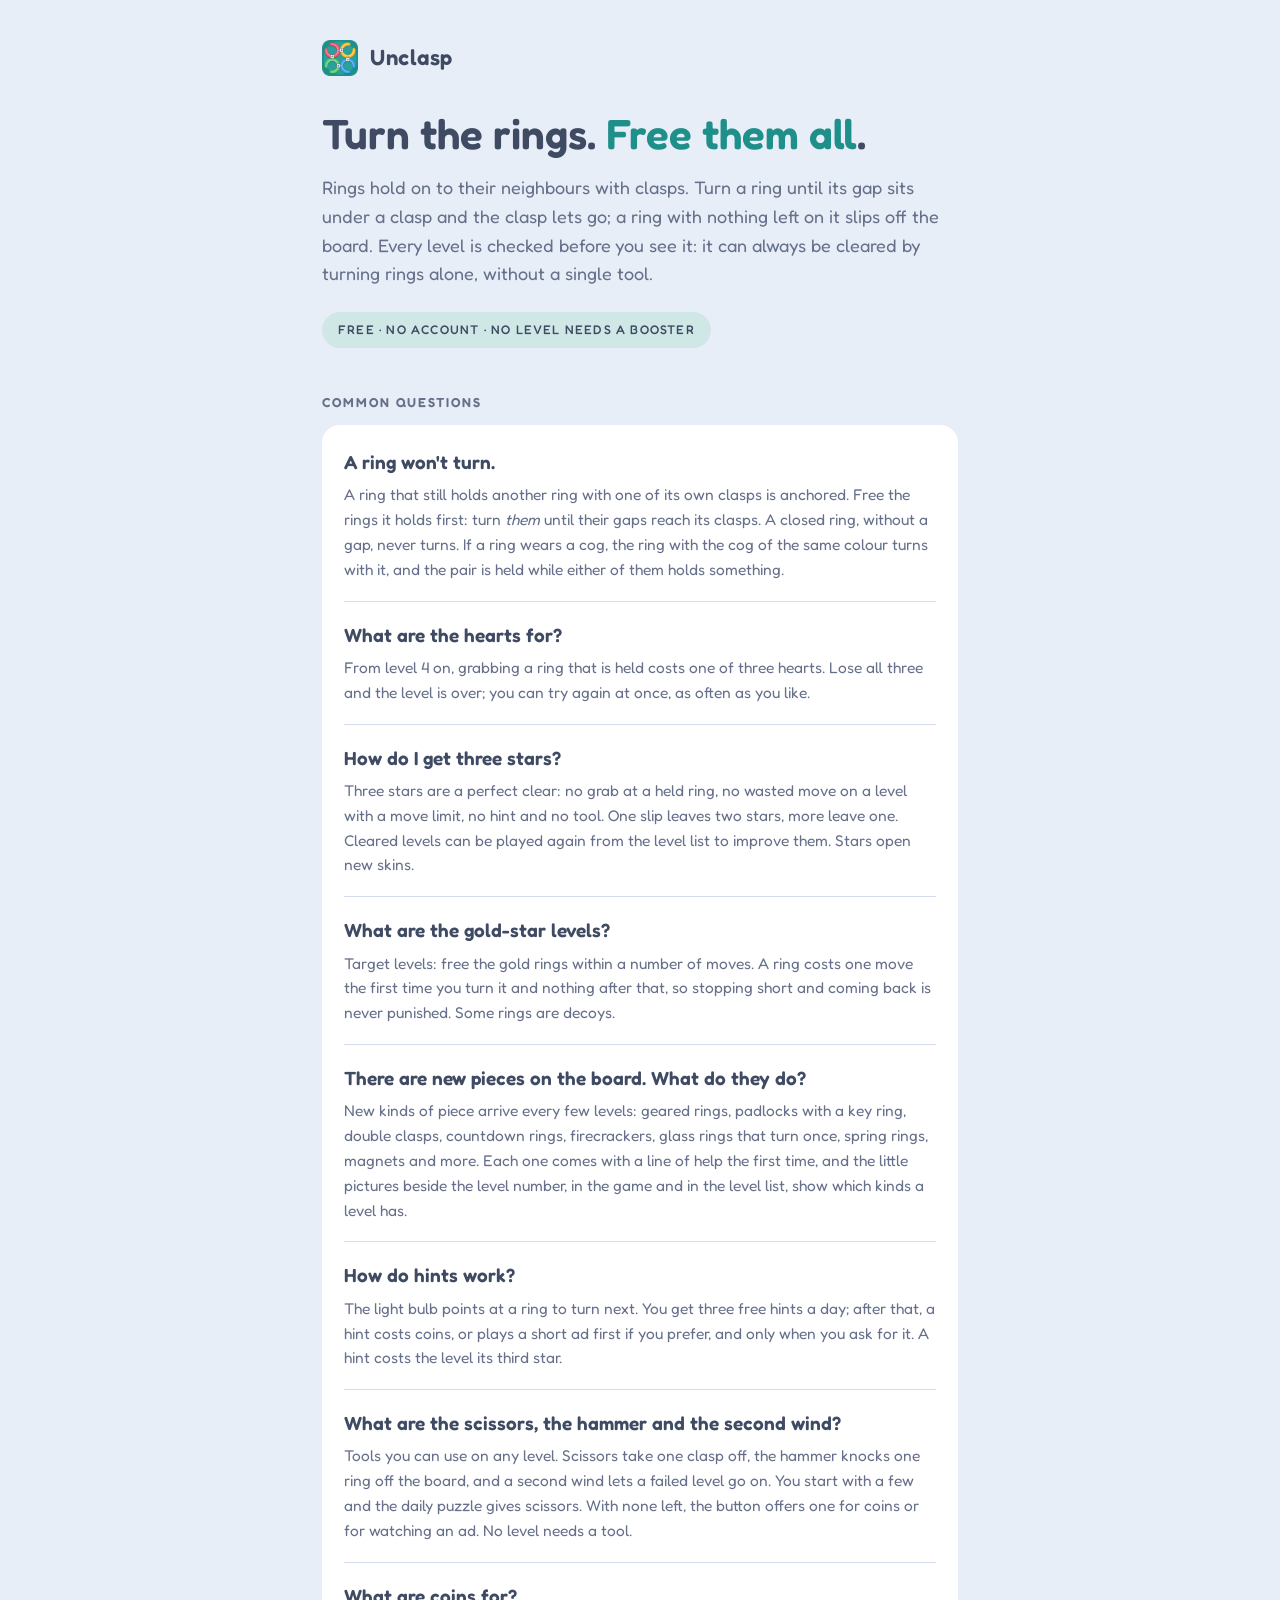
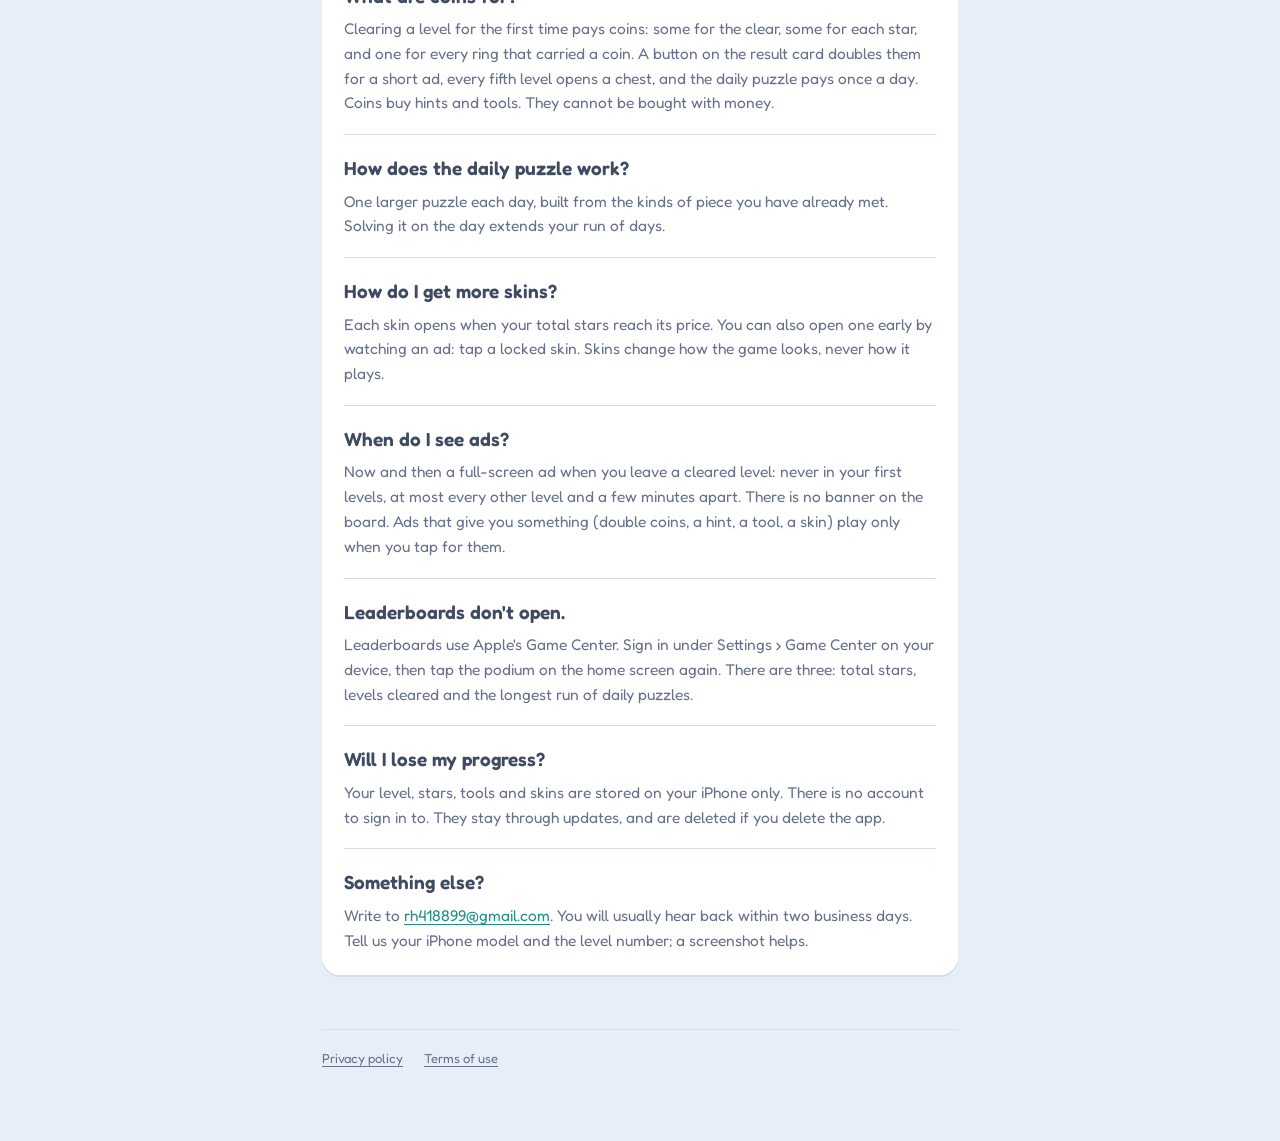
<file: index.html>
<!doctype html>
<html lang="en">
<head>
  <meta charset="utf-8">
  <meta name="viewport" content="width=device-width, initial-scale=1">
  <title>Unclasp · Support</title>
  <meta name="description" content="Support for Unclasp: Rotate Rings Puzzle, the iPhone puzzle where you turn rings until their clasps let go. Every level can be cleared without boosters.">
  <meta name="theme-color" content="#E7EEF8">
  <link rel="icon" href="favicon.png">
  <link rel="apple-touch-icon" href="apple-touch-icon.png">
  <link rel="preconnect" href="https://fonts.googleapis.com">
  <link rel="preconnect" href="https://fonts.gstatic.com" crossorigin>
  <link rel="stylesheet" href="https://fonts.googleapis.com/css2?family=Fredoka:wght@400;500;600&display=swap">
  <link rel="stylesheet" href="style.css">
</head>
<body>
<main>
  <a class="top" href="./"><img src="mark.png" alt=""><span>Unclasp</span></a>

  <h1>Turn the rings. <em>Free them all</em>.</h1>
  <p class="lede">
    Rings hold on to their neighbours with clasps. Turn a ring until its gap sits under a clasp and the
    clasp lets go; a ring with nothing left on it slips off the board. Every level is checked before you
    see it: it can always be cleared by turning rings alone, without a single tool.
  </p>
  <span class="badge">FREE · NO ACCOUNT · NO LEVEL NEEDS A BOOSTER</span>

  <h2>Common questions</h2>
  <div class="card">
    <div class="entry">
      <strong>A ring won't turn.</strong>
      <p>
        A ring that still holds another ring with one of its own clasps is anchored. Free the rings it
        holds first: turn <em>them</em> until their gaps reach its clasps. A closed ring, without a gap,
        never turns. If a ring wears a cog, the ring with the cog of the same colour turns with it, and
        the pair is held while either of them holds something.
      </p>
    </div>
    <div class="entry">
      <strong>What are the hearts for?</strong>
      <p>
        From level 4 on, grabbing a ring that is held costs one of three hearts. Lose all three and the
        level is over; you can try again at once, as often as you like.
      </p>
    </div>
    <div class="entry">
      <strong>How do I get three stars?</strong>
      <p>
        Three stars are a perfect clear: no grab at a held ring, no wasted move on a level with a move
        limit, no hint and no tool. One slip leaves two stars, more leave one. Cleared levels can be
        played again from the level list to improve them. Stars open new skins.
      </p>
    </div>
    <div class="entry">
      <strong>What are the gold-star levels?</strong>
      <p>
        Target levels: free the gold rings within a number of moves. A ring costs one move the first
        time you turn it and nothing after that, so stopping short and coming back is never punished.
        Some rings are decoys.
      </p>
    </div>
    <div class="entry">
      <strong>There are new pieces on the board. What do they do?</strong>
      <p>
        New kinds of piece arrive every few levels: geared rings, padlocks with a key ring, double
        clasps, countdown rings, firecrackers, glass rings that turn once, spring rings, magnets and
        more. Each one comes with a line of help the first time, and the little pictures beside the
        level number, in the game and in the level list, show which kinds a level has.
      </p>
    </div>
    <div class="entry">
      <strong>How do hints work?</strong>
      <p>
        The light bulb points at a ring to turn next. You get three free hints a day; after that, a
        hint costs coins, or plays a short ad first if you prefer, and only when you ask for it. A hint
        costs the level its third star.
      </p>
    </div>
    <div class="entry">
      <strong>What are the scissors, the hammer and the second wind?</strong>
      <p>
        Tools you can use on any level. Scissors take one clasp off, the hammer knocks one ring off the
        board, and a second wind lets a failed level go on. You start with a few and the daily puzzle
        gives scissors. With none left, the button offers one for coins or for watching an ad. No level
        needs a tool.
      </p>
    </div>
    <div class="entry">
      <strong>What are coins for?</strong>
      <p>
        Clearing a level for the first time pays coins: some for the clear, some for each star, and one
        for every ring that carried a coin. A button on the result card doubles them for a short ad,
        every fifth level opens a chest, and the daily puzzle pays once a day. Coins buy hints and
        tools. They cannot be bought with money.
      </p>
    </div>
    <div class="entry">
      <strong>How does the daily puzzle work?</strong>
      <p>
        One larger puzzle each day, built from the kinds of piece you have already met. Solving it on
        the day extends your run of days.
      </p>
    </div>
    <div class="entry">
      <strong>How do I get more skins?</strong>
      <p>
        Each skin opens when your total stars reach its price. You can also open one early by watching
        an ad: tap a locked skin. Skins change how the game looks, never how it plays.
      </p>
    </div>
    <div class="entry">
      <strong>When do I see ads?</strong>
      <p>
        Now and then a full-screen ad when you leave a cleared level: never in your first levels, at
        most every other level and a few minutes apart. There is no banner on the board. Ads that give
        you something (double coins, a hint, a tool, a skin) play only when you tap for them.
      </p>
    </div>
    <div class="entry">
      <strong>Leaderboards don't open.</strong>
      <p>
        Leaderboards use Apple's Game Center. Sign in under Settings › Game Center on your device, then
        tap the podium on the home screen again. There are three: total stars, levels cleared and the
        longest run of daily puzzles.
      </p>
    </div>
    <div class="entry">
      <strong>Will I lose my progress?</strong>
      <p>
        Your level, stars, tools and skins are stored on your iPhone only. There is no account to sign
        in to. They stay through updates, and are deleted if you delete the app.
      </p>
    </div>
    <div class="entry">
      <strong>Something else?</strong>
      <p>
        Write to <a href="mailto:rh418899@gmail.com?subject=Unclasp">rh418899@gmail.com</a>. You will
        usually hear back within two business days. Tell us your iPhone model and the level number; a
        screenshot helps.
      </p>
    </div>
  </div>

  <footer>
    <a href="privacy.html">Privacy policy</a>
    <a href="https://www.apple.com/legal/internet-services/itunes/dev/stdeula/">Terms of use</a>
  </footer>
</main>
</body>
</html>
</file>
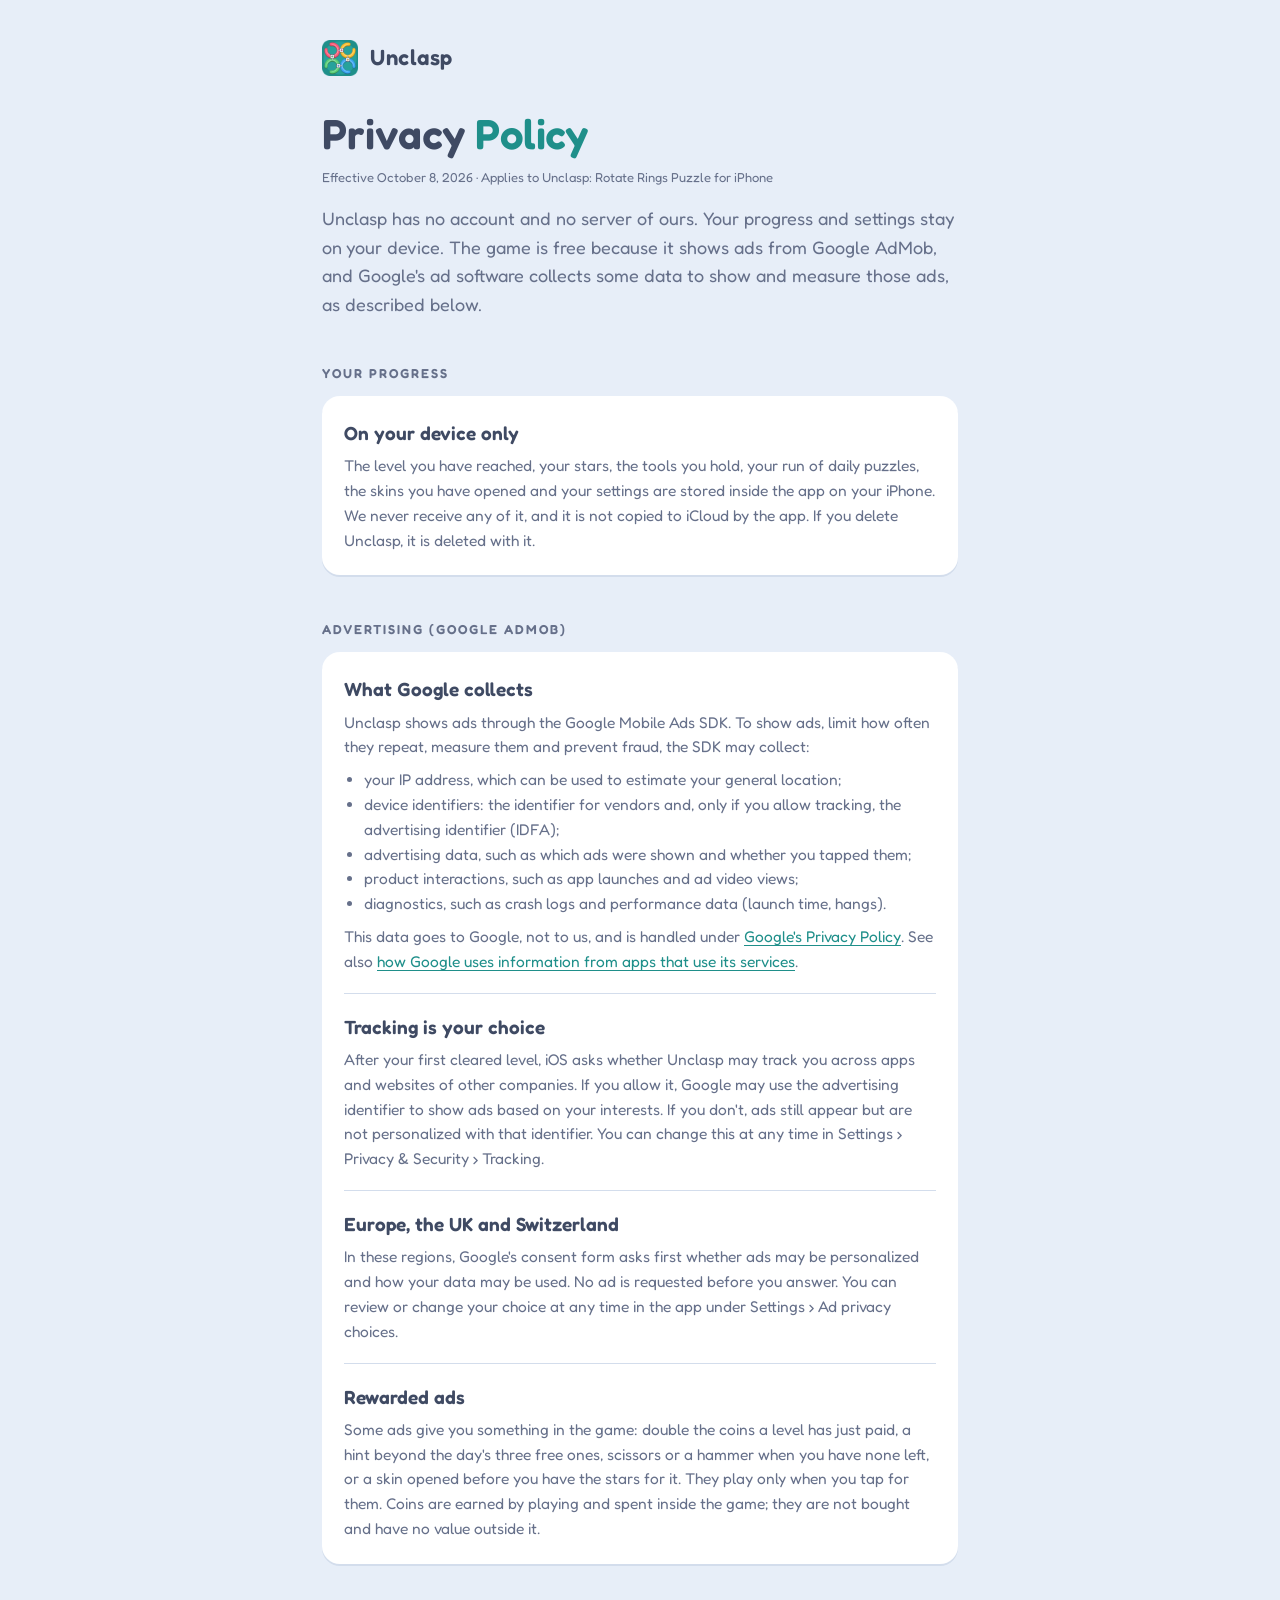
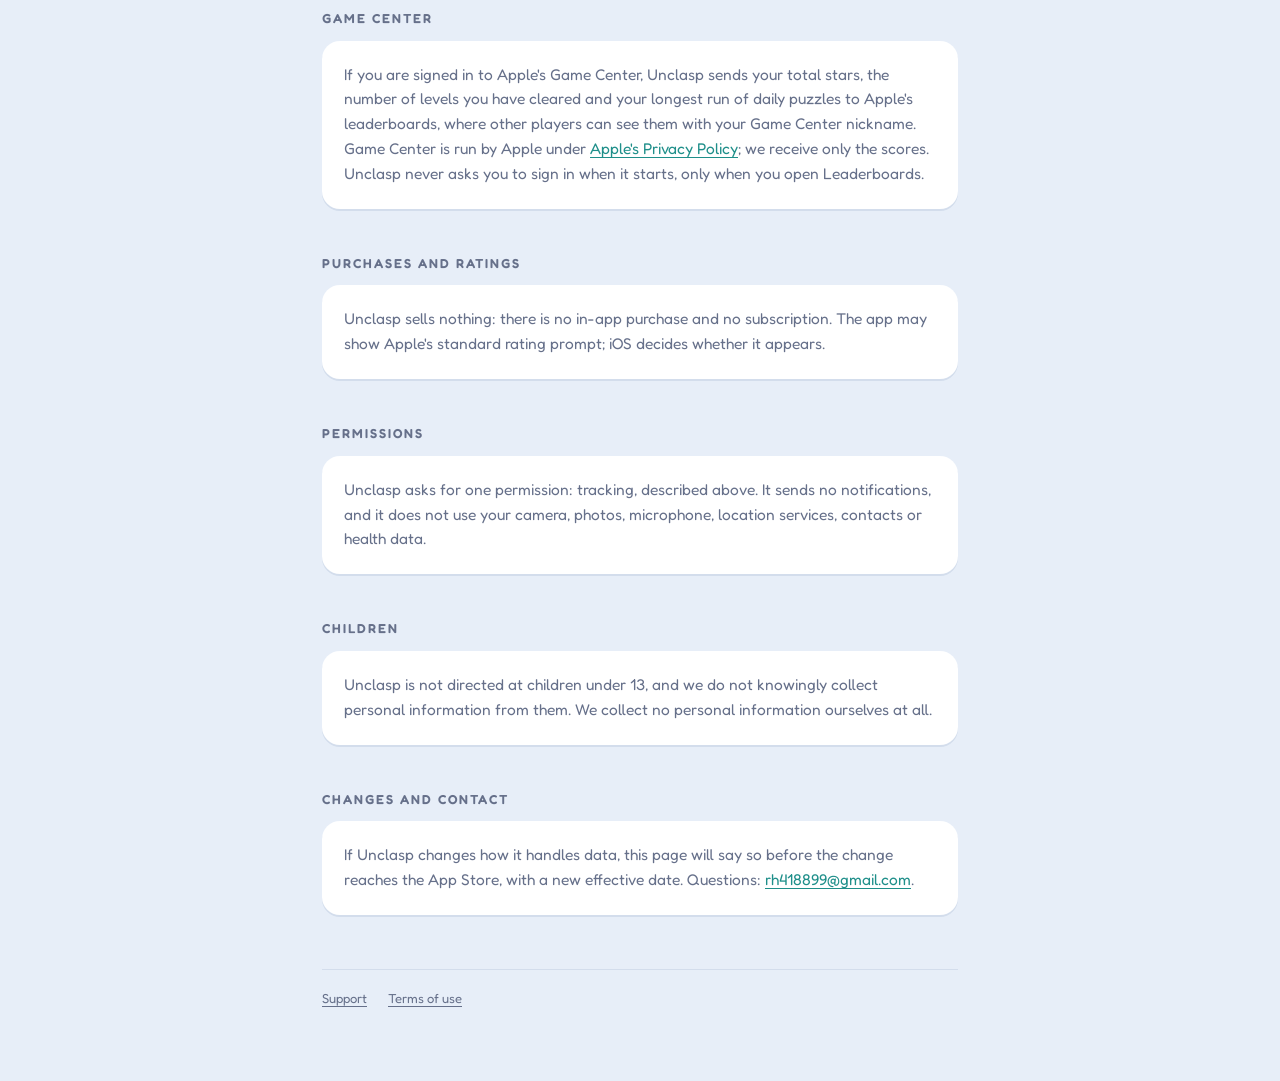
<file: privacy.html>
<!doctype html>
<html lang="en">
<head>
  <meta charset="utf-8">
  <meta name="viewport" content="width=device-width, initial-scale=1">
  <title>Unclasp · Privacy Policy</title>
  <meta name="description" content="Privacy policy for Unclasp: Rotate Rings Puzzle. Your progress stays on your device; ads are served by Google AdMob.">
  <meta name="theme-color" content="#E7EEF8">
  <link rel="icon" href="favicon.png">
  <link rel="apple-touch-icon" href="apple-touch-icon.png">
  <link rel="preconnect" href="https://fonts.googleapis.com">
  <link rel="preconnect" href="https://fonts.gstatic.com" crossorigin>
  <link rel="stylesheet" href="https://fonts.googleapis.com/css2?family=Fredoka:wght@400;500;600&display=swap">
  <link rel="stylesheet" href="style.css">
</head>
<body>
<main>
  <a class="top" href="./"><img src="mark.png" alt=""><span>Unclasp</span></a>

  <h1>Privacy <em>Policy</em></h1>
  <p class="meta">Effective October 8, 2026 · Applies to Unclasp: Rotate Rings Puzzle for iPhone</p>
  <p class="lede">
    Unclasp has no account and no server of ours. Your progress and settings stay on your device.
    The game is free because it shows ads from Google AdMob, and Google's ad software collects some
    data to show and measure those ads, as described below.
  </p>

  <h2>Your progress</h2>
  <div class="card">
    <div class="entry">
      <strong>On your device only</strong>
      <p>
        The level you have reached, your stars, the tools you hold, your run of daily puzzles, the
        skins you have opened and your settings are stored inside the app on your iPhone. We never
        receive any of it, and it is not copied to iCloud by the app. If you delete Unclasp, it is
        deleted with it.
      </p>
    </div>
  </div>

  <h2>Advertising (Google AdMob)</h2>
  <div class="card">
    <div class="entry">
      <strong>What Google collects</strong>
      <p>
        Unclasp shows ads through the Google Mobile Ads SDK. To show ads, limit how often they repeat,
        measure them and prevent fraud, the SDK may collect:
      </p>
      <ul>
        <li>your IP address, which can be used to estimate your general location;</li>
        <li>device identifiers: the identifier for vendors and, only if you allow tracking, the advertising identifier (IDFA);</li>
        <li>advertising data, such as which ads were shown and whether you tapped them;</li>
        <li>product interactions, such as app launches and ad video views;</li>
        <li>diagnostics, such as crash logs and performance data (launch time, hangs).</li>
      </ul>
      <p>
        This data goes to Google, not to us, and is handled under
        <a href="https://policies.google.com/privacy">Google's Privacy Policy</a>. See also
        <a href="https://policies.google.com/technologies/partner-sites">how Google uses information from apps that use its services</a>.
      </p>
    </div>
    <div class="entry">
      <strong>Tracking is your choice</strong>
      <p>
        After your first cleared level, iOS asks whether Unclasp may track you across apps and
        websites of other companies. If you allow it, Google may use the advertising identifier to show
        ads based on your interests. If you don't, ads still appear but are not personalized with that
        identifier. You can change this at any time in Settings › Privacy &amp; Security › Tracking.
      </p>
    </div>
    <div class="entry">
      <strong>Europe, the UK and Switzerland</strong>
      <p>
        In these regions, Google's consent form asks first whether ads may be personalized and how
        your data may be used. No ad is requested before you answer. You can review or change your
        choice at any time in the app under Settings › Ad privacy choices.
      </p>
    </div>
    <div class="entry">
      <strong>Rewarded ads</strong>
      <p>
        Some ads give you something in the game: double the coins a level has just paid, a hint
        beyond the day's three free ones, scissors or a hammer when you have none left, or a skin
        opened before you have the stars for it. They play only when
        you tap for them. Coins are earned by playing and spent inside the game; they are not bought
        and have no value outside it.
      </p>
    </div>
  </div>

  <h2>Game Center</h2>
  <div class="card">
    <div class="entry">
      <p>
        If you are signed in to Apple's Game Center, Unclasp sends your total stars, the number of
        levels you have cleared and your longest run of daily puzzles to Apple's leaderboards, where
        other players can see them with your Game Center nickname. Game Center is run by Apple under
        <a href="https://www.apple.com/legal/privacy/">Apple's Privacy Policy</a>; we receive only the
        scores. Unclasp never asks you to sign in when it starts, only when you open Leaderboards.
      </p>
    </div>
  </div>

  <h2>Purchases and ratings</h2>
  <div class="card">
    <div class="entry">
      <p>
        Unclasp sells nothing: there is no in-app purchase and no subscription. The app may show
        Apple's standard rating prompt; iOS decides whether it appears.
      </p>
    </div>
  </div>

  <h2>Permissions</h2>
  <div class="card">
    <div class="entry">
      <p>
        Unclasp asks for one permission: tracking, described above. It sends no notifications, and it
        does not use your camera, photos, microphone, location services, contacts or health data.
      </p>
    </div>
  </div>

  <h2>Children</h2>
  <div class="card">
    <div class="entry">
      <p>
        Unclasp is not directed at children under 13, and we do not knowingly collect personal
        information from them. We collect no personal information ourselves at all.
      </p>
    </div>
  </div>

  <h2>Changes and contact</h2>
  <div class="card">
    <div class="entry">
      <p>
        If Unclasp changes how it handles data, this page will say so before the change reaches the
        App Store, with a new effective date. Questions:
        <a href="mailto:rh418899@gmail.com?subject=Unclasp%20privacy">rh418899@gmail.com</a>.
      </p>
    </div>
  </div>

  <footer>
    <a href="./">Support</a>
    <a href="https://www.apple.com/legal/internet-services/itunes/dev/stdeula/">Terms of use</a>
  </footer>
</main>
</body>
</html>
</file>
<file: style.css>
:root {
  --bg: #E7EEF8;
  --card: #FFFFFF;
  --line: #D3DDEC;
  --text: #3F4A63;
  --muted: #66708A;
  --accent: #1F8F8A;
  --badge: #CFE8E6;
  --body: 'Fredoka', system-ui, -apple-system, 'Segoe UI', sans-serif;
}
* { box-sizing: border-box; }
html { background: var(--bg); }
body { margin: 0; color: var(--text); font-family: var(--body); line-height: 1.6; -webkit-font-smoothing: antialiased; min-height: 100vh; }
main { max-width: 680px; margin: 0 auto; padding: 40px 22px 72px; }
.top { display: flex; align-items: center; gap: 12px; text-decoration: none; }
.top img { width: 36px; height: auto; }
.top span { font-weight: 600; font-size: 22px; letter-spacing: 0.5px; color: var(--text); }
h1 { font-weight: 600; font-size: 42px; line-height: 1.12; margin: 34px 0 0; }
h1 em { font-style: normal; color: var(--accent); }
.lede { font-size: 18px; color: var(--muted); margin: 16px 0 0; }
.meta { font-size: 13px; color: var(--muted); margin-top: 10px; }
h2 { font-size: 13px; font-weight: 600; letter-spacing: 2px; text-transform: uppercase; color: var(--muted); margin: 44px 0 12px; }
.card { background: var(--card); border-radius: 18px; padding: 4px 22px; box-shadow: 0 2px 0 var(--line); }
.entry { padding: 18px 0; border-bottom: 1px solid var(--line); }
.entry:last-child { border-bottom: 0; }
.entry strong { display: block; font-weight: 600; font-size: 19px; margin-bottom: 6px; }
.entry p, .entry ul, .entry ol { margin: 0; color: var(--muted); font-size: 15.5px; }
.entry ul, .entry ol { padding-left: 20px; }
.entry p + p, .entry p + ul, .entry ul + p, .entry p + ol, .entry ol + p { margin-top: 8px; }
p { color: var(--muted); }
a { color: var(--accent); text-underline-offset: 3px; }
.badge { display: inline-block; margin-top: 24px; padding: 8px 16px; border-radius: 999px; background: var(--badge); color: var(--text); font-weight: 500; font-size: 12.5px; letter-spacing: 1.2px; }
footer { margin-top: 54px; padding-top: 18px; border-top: 1px solid var(--line); font-size: 13px; color: var(--muted); }
footer a { color: var(--muted); margin-right: 18px; }
@media (max-width: 480px) { h1 { font-size: 34px; } .lede { font-size: 16.5px; } .badge { font-size: 11px; letter-spacing: 0.6px; } }
</file>
